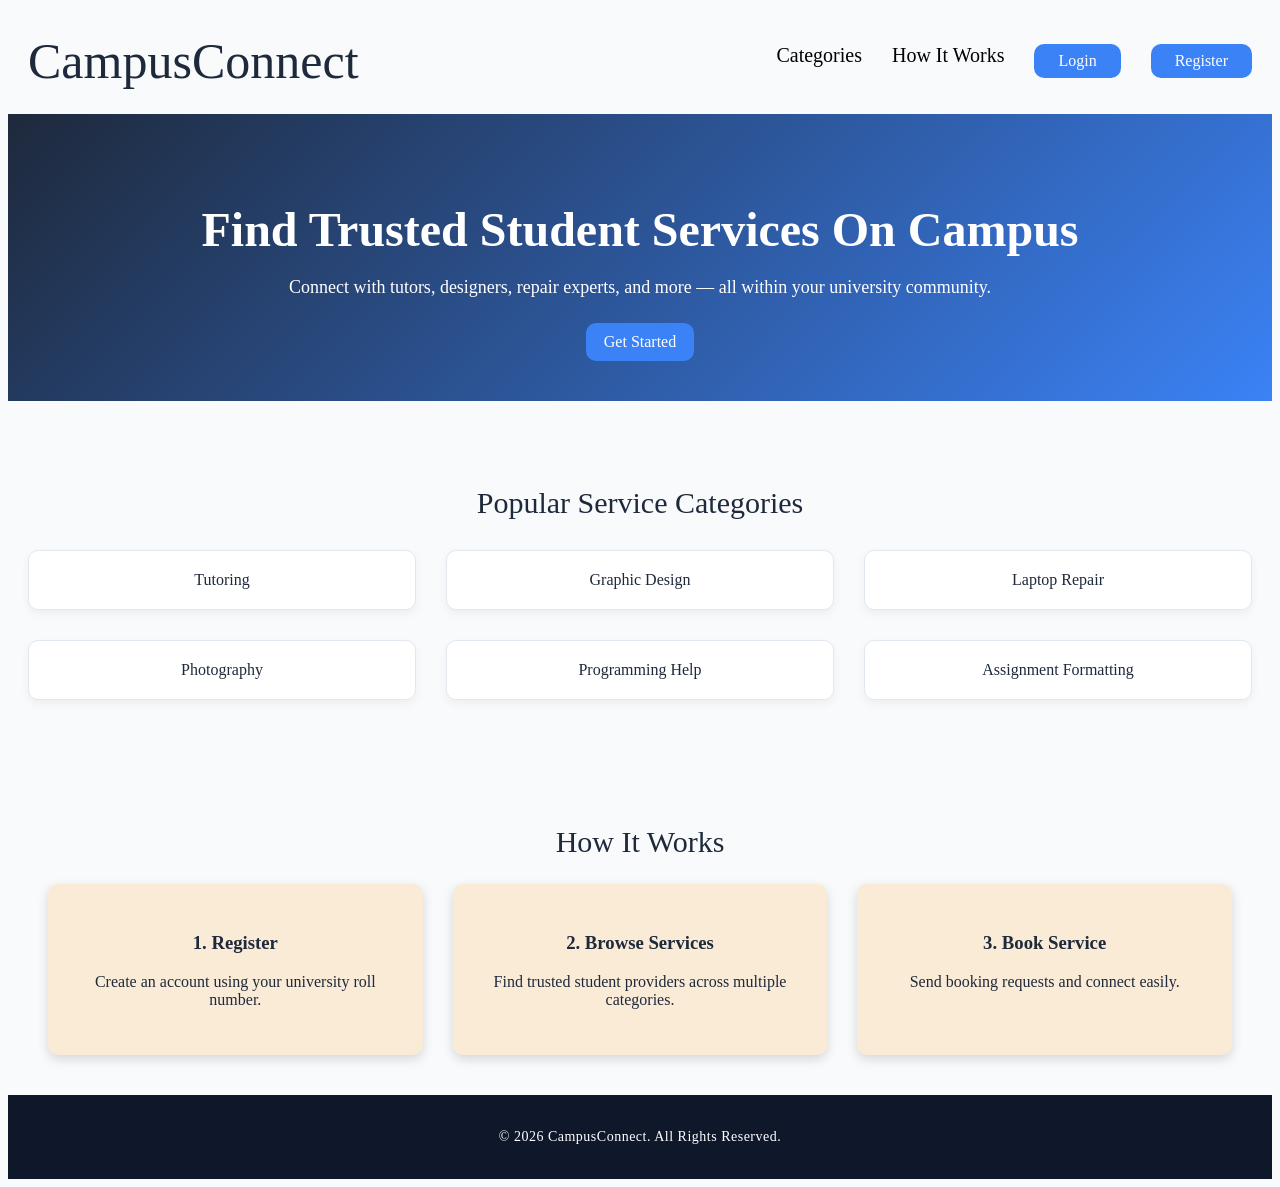
<file: index.html>
<!DOCTYPE html>
<html lang="en">
<head>
    <meta charset="UTF-8">
    <meta name="viewport" content="width=device-width, initial-scale=1.0">
    <title>CampusConnect</title>
    <link rel="stylesheet" href="style.css">
</head>
<body>

    <!-- Notification Engine Hook -->
    <div id="toast-container"></div>

    <!-- 1. LANDING/LOGGED-OUT NAVBAR -->
    <header id="logged-out-header" class="nav-container">
        <nav class="navbar">
            <div class="logo">CampusConnect</div>
            <ul class="nav-links">
                <li><a href="#categories">Categories</a></li>
                <li><a href="#how-it-works">How It Works</a></li>
                <li><a href="#login" class="login-nav-btn">Login</a></li>
                <li><a href="#register" class="register-btn">Register</a></li>
            </ul>
        </nav>
    </header>

    <!-- 2. USER DASHBOARD/LOGGED-IN NAVBAR -->
    <header id="logged-in-header" class="nav-container hidden">
        <nav class="navbar">
            <div class="logo">CampusConnect</div>
            <ul class="nav-links">
                <li><a href="#home">Home</a></li>
                <li><a href="#home-services">Services</a></li>
                <li><a href="#home-requests">Requests</a></li>
                <li><a href="#home-about">About</a></li>
            </ul>    
            <div class="user-actions">
                <div class="search-container">
                    <label for="search-input" class="hidden">Search services</label>
                    <input id="search-input" type="text" placeholder="Search services">
                    <div id="search-dropdown" class="search-results-dropdown hidden"></div>
                </div>
                <a href="#profile" class="user-profile-link">
                    <span class="user-profile">user</span>
                </a>
                <button class="logout-btn">Logout</button>
            </div>
        </nav>
    </header>

    <main id="main-content">

        <!-- VIEW A: LANDING PAGE -->
        <section id="view-landing" class="view-section">
            <section class="hero">
                <div class="hero-content">
                    <h1>Find Trusted Student Services On Campus</h1>
                    <p>Connect with tutors, designers, repair experts, and more — all within your university community.</p>
                    <a href="#register" class="hero-btn">Get Started</a>
                </div>
            </section>

            <section id="categories" class="categories">
                <h2>Popular Service Categories</h2>
                <div class="category-grid">
                    <div class="category-card">Tutoring</div>
                    <div class="category-card">Graphic Design</div>
                    <div class="category-card">Laptop Repair</div>
                    <div class="category-card">Photography</div>
                    <div class="category-card">Programming Help</div>
                    <div class="category-card">Assignment Formatting</div>
                </div>
            </section>

            <section id="how-it-works" class="how-it-works">
                <h2>How It Works</h2>
                <div class="steps">
                    <div class="step-card">
                        <h3>1. Register</h3>
                        <p>Create an account using your university roll number.</p>
                    </div>
                    <div class="step-card">
                        <h3>2. Browse Services</h3>
                        <p>Find trusted student providers across multiple categories.</p>
                    </div>
                    <div class="step-card">
                        <h3>3. Book Service</h3>
                        <p>Send booking requests and connect easily.</p>
                    </div>
                </div>
            </section>
        </section>

        <!-- VIEW B: LOGIN PAGE -->
        <section id="view-login" class="view-section register hidden">
            <header class="page_header">
                <h1>Welcome Back</h1>
            </header>
            <form id="login-form" class="card">
                <h2>Login</h2>
                <div class="fields">
                    <label for="login-email">Email</label>
                    <input id="login-email" name="email" type="email" autocomplete="email" required placeholder="Enter Your email">
                    <label for="login-password">Password</label>
                    <input id="login-password" name="password" type="password" required placeholder="Enter Your Password">
                    <button type="submit">Login</button>
                </div>
            </form>
            <p>Don’t have account? <a href="#register">Register</a></p>
        </section>

        <!-- VIEW C: REGISTER PAGE -->
        <section id="view-register" class="view-section register hidden">
            <header class="page_header">
                <h1>Registration</h1>
            </header>
            <form id="register-form" class="card">
                <h2>Create Account</h2>
                <div class="fields">
                    <label for="register-fullname">Full Name</label>
                    <input id="register-fullname" name="fullname" type="text" autocomplete="name" required placeholder="Enter Your Name">
                    <label for="register-email">Email</label>
                    <input id="register-email" name="email" type="email" autocomplete="email" required placeholder="Enter Your email">
                    <label for="register-university_id">University ID</label>
                    <input id="register-university_id" name="university_id" type="text" required autocomplete="off" placeholder="Roll Number / Staff ID">
                    <div class="form_group">
                        <label for="register-password">Password</label>
                        <input id="register-password" name="password" type="password" required placeholder="Create Strong Password">
                        <label for="register-confirm_password">Confirm Password</label>
                        <input id="register-confirm_password" name="confirm_password" type="password" required placeholder="Must Match with Password">
                        <small>Must match password</small>
                    </div>
                    <button type="submit">Register</button>
                </div>
            </form>
            <p>Already have an account? <a href="#login">Login</a></p>
        </section>

        <!-- VIEW D: HOME / ACTIVE REQUESTS BOARD -->
        <section id="view-home" class="view-section hidden">
            <section class="welcome-section">
                <h1>Welcome Back</h1>
                <p>Connect with tutors, designers, repair experts, and more — all within your university community.</p>
                <button  class="explore-btn">Explore Now</button>
            </section>  

            <section class="services-section">
                <h2>Popular Services</h2>
                <div class="services-grid">
                    <div class="service-card">
                        <h3>DBMS Tutoring</h3>
                        <p>Get personalized database management guidance for assignments, concepts, ER diagrams, normalization, and SQL practice.</p>
                        <button>Contact</button>
                    </div>
                    <div class="service-card">
                        <h3>Programming Help</h3>
                        <p>Receive support for coding projects, debugging, web development tasks, and semester programming assignments.</p>
                        <button>Contact</button>
                    </div>
                    <div class="service-card">
                        <h3>Laptop Repair</h3>
                        <p>Find trusted campus technicians for software troubleshooting, hardware fixes, formatting, and performance optimization.</p>
                        <button>Contact</button>
                    </div>
                    <div class="service-card">
                        <h3>Assignment Formatting</h3>
                        <p>Get professional formatting for reports, presentations, documentation, and university assignment submissions.</p>
                        <button>Contact</button>
                    </div>
                    <div class="service-card">
                        <h3>Photography</h3>
                        <p>Connect with student photographers for event coverage, portraits, product shoots, and creative campus projects.</p>
                        <button>Contact</button>
                    </div>
                    <div class="service-card">
                        <h3>Graphic Design</h3>
                        <p>Create professional posters, social media designs, presentations, logos, and branding materials for academic and personal projects.</p>
                        <button>Contact</button>
                    </div>
                </div>
            </section> 

            <section class="requests-section">
                <h2>Active Requests</h2>
                <div class="requests-header-action">
                    <a href="#create-request" class="create-request-section-btn">Post a New Request</a>
                    
                    <div class="sort-controls">
                        <span>Filter by Category:</span>
                        <select id="filter-category" class="sort-btn" style="width: auto;">
                            <option value="All">All Categories</option>
                            <option value="Tutoring">Tutoring</option>
                            <option value="Graphic Design">Graphic Design</option>
                            <option value="Programming Help">Programming Help</option>
                            <option value="Laptop Repair">Laptop Repair</option>
                            <option value="Photography">Photography</option>
                            <option value="Other">Other</option>
                        </select>
                    </div>

                    <div class="sort-controls">
                        <span>Sort by:</span>
                        <button id="sort-category" class="sort-btn">Category</button>
                        <button id="sort-newest" class="sort-btn active">Newest</button>
                        <button id="sort-budget" class="sort-btn">Budget</button>
                    </div>
                </div>

                <div class="requests-grid" id="requests-list"></div>
            </section>
        </section>

        <!-- VIEW E: CREATE REQUEST FORM -->
        <section id="view-create-request" class="view-section register hidden">
            <header>
                <h1>Create Request</h1>
            </header>
            <form class="request-form card" id="request-form">
                <label for="request-title">Title</label>
                <input id="request-title" name="title" type="text" placeholder="Enter request title" required>
                
                <label for="request-description">Request Description</label>
                <textarea id="request-description" name="request-des" placeholder="Describe what you want" required></textarea>
                
                <label for="request-category">Categories</label>
                <select id="request-category" name="categories-dropdown">
                    <option value="Tutoring">Tutoring</option>
                    <option value="Graphic Design">Graphic Design</option>
                    <option value="Programming Help">Programming Help</option>
                    <option value="Laptop Repair">Laptop Repair</option>
                    <option value="Photography">Photography</option>
                    <option value="Other">Other</option>
                </select>
                
                <label for="request-deadline">Deadline</label>
                <input id="request-deadline" name="deadline" type="date" required>
                
                <label for="request-budget">Budget</label>
                <input id="request-budget" name="budget" type="number" required placeholder="Enter expected budget">
                
                <button class="submit-btn" type="submit">Submit Request</button>
            </form>
        </section>

        <!-- VIEW F: REQUEST DETAILS AND SEND OFFER -->
        <section id="view-request-details" class="view-section register hidden">
            <main class="request-details-card card">
                <h1 id="details-title">Loading Details...</h1>
                <p id="details-desc">Full request details will appear here...</p>
                
                <div class="request-meta">
                    <p><strong>Category:</strong> <span id="details-category"></span></p>
                    <p><strong>Budget:</strong> <span id="details-budget"></span></p>
                    <p><strong>Deadline:</strong> <span id="details-deadline"></span></p>
                    <p><strong>Client:</strong> <span id="details-client"></span></p>
                </div>

                <!-- Secure Dynamic Status Messages -->
                <div id="details-security-notice" class="hidden"></div>

                <section id="details-offer-section" class="offer-form-section hidden">
                    <h2>Send an Offer to Help</h2>
                    <form id="offer-form" class="fields">
                        <label for="offer-message">Your Proposal Message</label>
                        <textarea id="offer-message" required placeholder="Tell the client how you can help..."></textarea>
                        
                        <button type="submit" class="submit-btn">Send Offer to Client</button>
                    </form>
                </section>

                <div class="form-actions" style="margin-top: 20px;">
                    <a href="#home" class="cancel-btn">Back to Dashboard</a>
                </div>
            </main>
        </section>

        <!-- VIEW G: PROFILE AND RECEIVED OFFERS -->
        <section id="view-profile" class="view-section profile-page hidden">
            <main class="profile-container card">
                <div class="profile-header">
                    <h1 id="profile-name">Loading...</h1>
                    <p id="profile-email-header">student@university.edu</p>
                </div>
                <div class="profile-info">
                    <p><strong>University ID:</strong> <span id="profile-id"></span></p>
                    <p><strong>Contact Email:</strong> <span id="profile-email"></span></p>
                </div>
                
                <section class="profile-activity">
                    <h2>Offers Received on My Requests</h2>
                    <div id="offers-received-list" class="activity-list"></div>
                </section>

                <div class="form-actions">
                    <a href="#home" class="cancel-btn">Back to Dashboard</a>
                </div>
            </main>
        </section>

    </main>

    <footer>
        <p>© 2026 CampusConnect. All Rights Reserved.</p>
    </footer>

    <script src="app.js"></script>
</body>
</html>
</file>
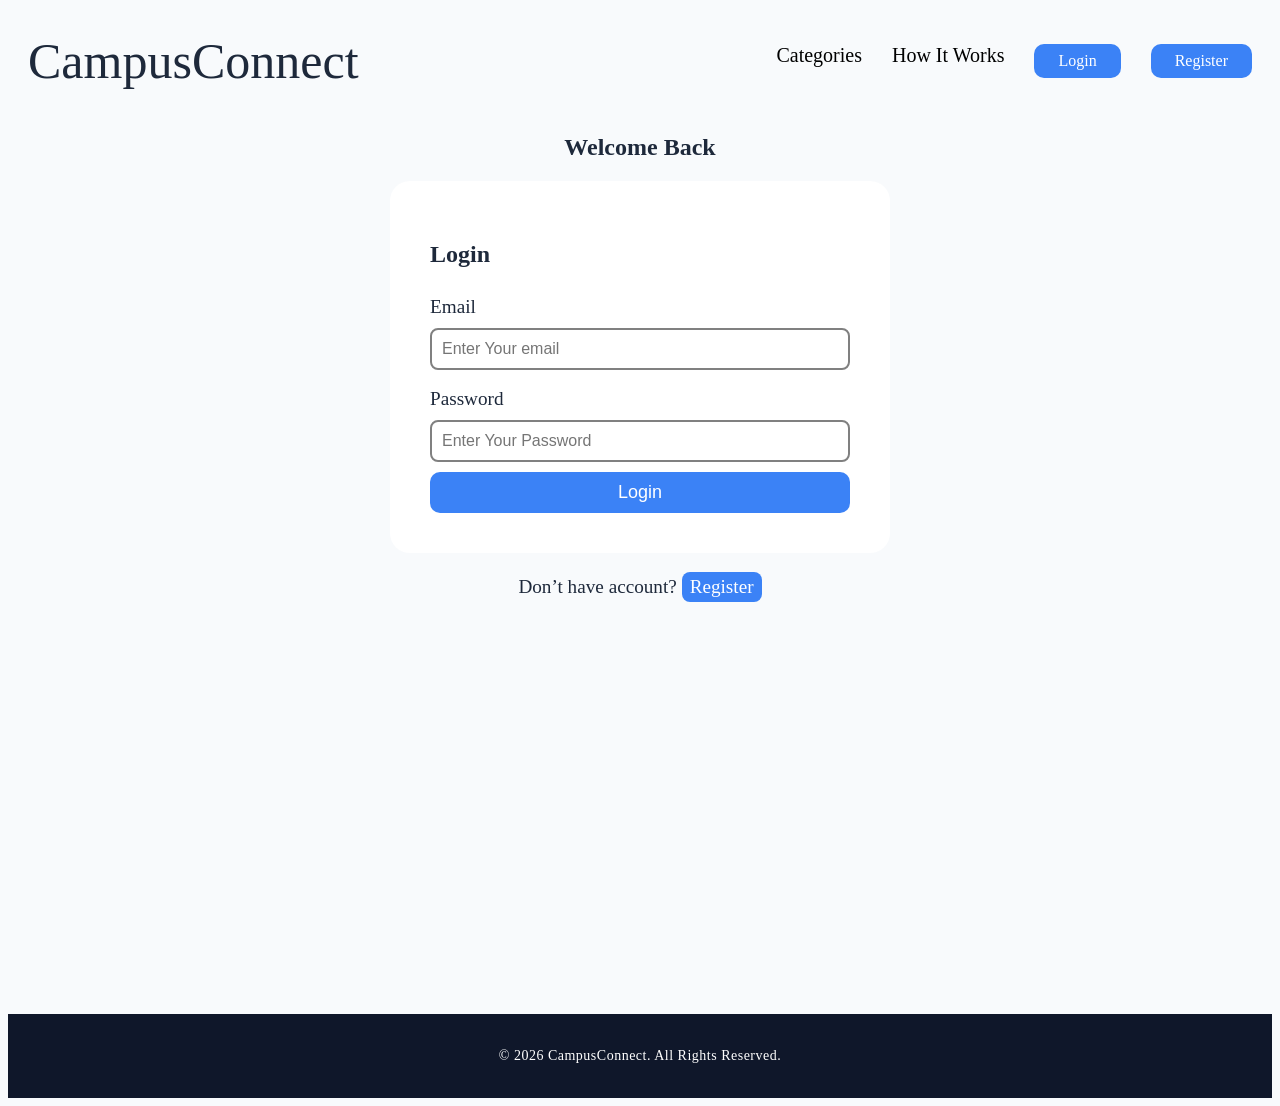
<file: admin.html>
<!-- admin.html -->
<!DOCTYPE html>
<html lang="en">
<head>
    <meta charset="UTF-8">
    <meta name="viewport" content="width=device-width, initial-scale=1.0">
    <title>Admin Dashboard - CampusConnect</title>
    <link rel="stylesheet" href="style.css">
</head>
<body class="admin-page">

    <!-- Toast Notification Engine -->
    <div id="toast-container"></div>

    <nav class="navbar admin-navbar">
        <div class="logo">
            CampusConnect <span class="admin-badge">Admin</span>
        </div>
        <ul class="nav-links">
            <li><a href="index.html#home" class="register-btn" style="background-color: #64748b !important;">Exit to User View</a></li>
        </ul>
    </nav>

    <main class="admin-container">
        
        <section class="admin-stats">
            <div class="stat-card">
                <h3>Total Requests</h3>
                <p id="stat-total-requests" class="stat-number">0</p>
            </div>
            <div class="stat-card">
                <h3>Approved Requests</h3>
                <p id="stat-approved-requests" class="stat-number">0</p>
            </div>
            <div class="stat-card">
                <h3>Pending Approvals</h3>
                <p id="stat-pending-approvals" class="stat-number">0</p>
            </div>
        </section>

        <section id="edit-section" class="card admin-edit-card hidden" style="margin-bottom: 40px; max-width: 100%;">
            <h2>Edit Campus Request</h2>
            <form id="edit-form" class="fields">
                <input type="hidden" id="edit-id">
                
                <label for="edit-title">Request Title</label>
                <input type="text" id="edit-title" required placeholder="Enter request title">
                
                <label for="edit-description">Description</label>
                <textarea id="edit-description" required placeholder="Describe what you want" style="height: 100px; resize: vertical;"></textarea>
                
                <label for="edit-category">Category</label>
                <select id="edit-category">
                    <option value="Tutoring">Tutoring</option>
                    <option value="Graphic Design">Graphic Design</option>
                    <option value="Programming Help">Programming Help</option>
                    <option value="Laptop Repair">Laptop Repair</option>
                    <option value="Photography">Photography</option>
                    <option value="Other">Other</option>
                </select>

                <label for="edit-deadline">Deadline</label>
                <input type="date" id="edit-deadline" required>

                <label for="edit-budget">Budget (Rs.)</label>
                <input type="number" id="edit-budget" required placeholder="Enter expected budget">

                <label for="edit-status">Status</label>
                <select id="edit-status">
                    <option value="Open">Open</option>
                    <option value="In Progress">In Progress</option>
                    <option value="Completed">Completed</option>
                </select>

                <div class="form-actions">
                    <button type="submit" class="save-btn">Save Changes</button>
                    <button type="button" id="cancel-edit" class="cancel-btn">Cancel</button>
                </div>
            </form>
        </section>

        <!-- 1. MANAGE REQUESTS SECTION -->
        <section class="admin-table-section">
            <h2>Manage Campus Requests</h2>
            <div id="admin-requests-loading" class="status-message">Loading requests...</div>
            <div id="admin-requests-error" class="status-message error-message hidden">Unable to load requests.</div>
            
            <div class="table-responsive">
                <table class="admin-table">
                    <thead>
                        <tr>
                            <th>Title</th>
                            <th>Category</th>
                            <th>Budget</th>
                            <th>Deadline</th>
                            <th>Status</th>
                            <th>Actions</th>
                        </tr>
                    </thead>
                    <tbody id="admin-requests-table">
                    </tbody>
                </table>
            </div>
        </section>

        <!-- 2. MANAGE VERIFIED PROVIDERS -->
        <section class="admin-table-section" style="margin-top: 40px;">
            <div style="display: flex; justify-content: space-between; align-items: center; margin-bottom: 20px;">
                <h2>Manage Verified Providers</h2>
                <button id="toggle-provider-btn" class="add-provider-trigger-btn">+ Add Verified Provider</button>
            </div>

            <section id="provider-form-container" class="card admin-edit-card hidden" style="margin-bottom: 40px; border: 1px solid #cbd5e1; box-shadow: none; max-width: 100%;">
                <h2>Add New Verified Campus Provider</h2>
                <form id="provider-form" class="fields">
                    <label for="provider-name">Provider Full Name</label>
                    <input type="text" id="provider-name" required placeholder="Enter provider's name">
                    
                    <label for="provider-email">Contact Email</label>
                    <input type="email" id="provider-email" required placeholder="Enter provider's email">
                    
                    <label for="provider-category">Category of Expertise</label>
                    <select id="provider-category">
                        <option value="Tutoring">Tutoring</option>
                        <option value="Graphic Design">Graphic Design</option>
                        <option value="Programming Help">Programming Help</option>
                        <option value="Laptop Repair">Laptop Repair</option>
                        <option value="Photography">Photography</option>
                        <option value="Other">Other</option>
                    </select>

                    <label for="provider-avail">Availability & Short Description</label>
                    <textarea id="provider-avail" required placeholder="Describe availability (e.g. 'Available Mon-Wed 10 AM - 4 PM')" style="height: 80px; resize: vertical;"></textarea>

                    <div class="form-actions">
                        <button type="submit" class="save-btn">Add Provider</button>
                        <button type="button" id="cancel-provider" class="cancel-btn">Cancel</button>
                    </div>
                </form>
            </section>

            <div id="admin-providers-loading" class="status-message">Loading providers...</div>
            <div id="admin-providers-error" class="status-message error-message hidden">Unable to load providers.</div>
            
            <div class="table-responsive">
                <table class="admin-table">
                    <thead>
                        <tr>
                            <th>Name</th>
                            <th>Expertise</th>
                            <th>Email</th>
                            <th>Availability</th>
                            <th>Actions</th>
                        </tr>
                    </thead>
                    <tbody id="admin-providers-table">
                    </tbody>
                </table>
            </div>
        </section>

        <!-- 3. MANAGE BOOKING OFFERS -->
        <section class="admin-table-section" style="margin-top: 40px;">
            <h2>Manage Booking Offers</h2>
            <div id="admin-bookings-loading" class="status-message">Loading bookings...</div>
            <div id="admin-bookings-error" class="status-message error-message hidden">Unable to load bookings.</div>
            
            <div class="table-responsive">
                <table class="admin-table">
                    <thead>
                        <tr>
                            <th>Request Title</th>
                            <th>Helper</th>
                            <th>Client</th>
                            <th>Message</th>
                            <th>Status</th>
                            <th>Actions</th>
                        </tr>
                    </thead>
                    <tbody id="admin-bookings-table">
                    </tbody>
                </table>
            </div>
        </section>

    </main>

    <script src="admin.js"></script>
</body>
</html>
</file>
<file: style.css>
/* style.css */
html {
    scroll-behavior: smooth !important;
}

*, *:before, *:after {
    box-sizing: border-box !important;
}

body {
    background-color: #f8fafc; 
    color: #1e293b;            
    /* font-family: sans-serif;    */
}

.navbar{
    display: flex;
    justify-content: space-between;
    align-items: center ;
    padding: 20px;
    width: 100%;
    box-sizing: border-box;
}
.logo{
    font-size: 50px;
    font-weight: 100;
}
.nav-links{
    /* transition: o.4s; */
    display: flex;
    /* display: inline-block; */
    gap: 30px;
    list-style: none;
}
/* .nav-links a{
    display: inline-block;
    line-height: 1;
} */

.user-actions{
    gap: 10px;
    display: flex;
    align-items: center;
    /* border: 1px solid red; */
}

.user-profile-link {
    text-decoration: none !important;
    transition: 0.3s;
    display: inline-block;
}

.user-profile-link:hover .user-profile {
    color: #3b82f6; 
    cursor: pointer;
    transform: scale(1.05); 
}

/* .login-nav-btn {
    transition: 0.4s;
    display: inline-block;
    border: 2px solid #3b82f6; 
    color: #3b82f6 !important; 
    padding: 3px 26px; 
    border-radius: 10px;
    text-decoration: none;
    font-size: 16px;
    font-weight: 500;
}

.login-nav-btn:hover {
    background-color: rgba(59, 130, 246, 0.08); 
    transform: translateY(-4px);
    box-shadow: 0 4px 10px rgba(59, 130, 246, 0.15);
} */

/* .register-btn{
    transition: 0.4s;
    display: inline-block;
    background-color: #3b82f6;
    color: white;
    padding: 5px 30px;
    border-radius: 10px;
    text-decoration: none; */
    /* transform: translateY(-4px); */
    /* box-shadow: 0 4px 10px rgb(0, 0, 0.5); */
/* } */
/* .register-btn:hover{
    transform: translateY(-4px);
    box-shadow: 0 4px 10px rgba(0, 0, 0, 0.5) ;
    background-color: #2563eb;
} */


.nav-links a.login-nav-btn,
.nav-links a.register-btn {
    background-color: #3b82f6 !important; 
    color: #ffffff !important;            
    padding: 8px 24px !important;        
    font-size: 16px !important;           
    font-weight: 500 !important;
    border-radius: 10px !important;
    border: none !important;              
    transition: 0.4s;
    display: inline-block;
    text-decoration: none !important;
}

.nav-links a.login-nav-btn:hover,
.nav-links a.register-btn:hover {
    background-color: #2563eb !important; 
    transform: translateY(-4px);
    box-shadow: 0 4px 10px rgba(0,0, 0, 0.3);
}

.nav-links a{
    text-decoration: none;
    color: black;
    font-size: 20px;
    font-weight: 500;
}

.hero{
    padding: 40px 20px;
    /* content: 10px 18px; */
    background: linear-gradient(135deg, #1e293b 0%, #3b82f6 100%); 
    /* background-color: rgb(132, 180, 202); */
    color: white;
}

.hero-content{
    text-align: center;
}

.hero-content h1{
    /* padding: 40px 20px; */
    font-size: 48px;
    margin-bottom: 20px;
}

.hero-content p{
    /* padding: 10px; */
    /* text-align: ; */
    font-size: 18px;
    margin-bottom: 25px;
}

.hero-btn{
    transition: 0.4s;
    display: inline-block;
    background-color: #3b82f6;
    color: white;
    padding: 10px 18px;
    border-radius: 10px;
    text-decoration: none;
}
.hero-btn:hover{
    transform: translateY(-4px);
    box-shadow: 0 4px 10px rgba(0, 0, 0, 0.5);
    background-color: #2563eb;
}

/* .categories{
    display: grid;
    grid-template-columns: max-content;
     gap: 10px; 
}

 .category-grid{
    gap: 30px;
    padding: 10px 18px;
    box-shadow: inset;
} */ 

.categories{
    padding: 60px 20px;
    text-align: center;
}

.categories h2{
    font-size: 30px;
    font-weight: 100;
}

.category-grid{
    /* border: 2px solid black; */
    display: grid;
    grid-template-columns:1fr 1fr 1fr ; /*repeat(3,1fr);/*100px 100px 100px;
    /* grid-template-rows: 100px 100px;  */
    gap: 30px;
    margin-top: 30px; 
}

.category-card{
    /* border: 2px solid black; */
    /* height: 55px;
    width: 55px; */
    border: 1px solid #e2e8f0;
    transition: 0.4s; 
    padding: 20px; 
    background: #ffffff;
    border-radius: 10px;
    box-shadow: 0 4px 10px rgba(0,0,0,0.05); 
}

.category-card:hover{
    box-shadow:4px 8px 20px rgba(0,0,0,0.5);
    /* transition: 0.4s; */
    transform: translateY(-4px); /*(4px)*/
}

.how-it-works{

    text-align: center;
    padding: 40px;
}
.how-it-works h2{
    font-size: 30px;
    font-weight: 100;
}
.steps{
    display: flex;
    /* flex: 1; */
    gap: 30px;
    /* background-color: antiquewhite; */
}

.step-card{
    flex: 1;
    background-color: antiquewhite;
    border-radius: 10px;
    box-shadow: 0 4px 12px rgba(0,0,0,0.15);/* box-shadow: 4px 8px 20px rgb(78, 75, 75); */
    padding: 30px;
}


/* .page_header{
    text-align: center;
}

.fields{
    text-align: center;
}

.card h2{
    text-align: center;
}

.card p{
    text-align: center;
} */

.register{
    /* border-radius: 10px; */
    display: flex;
    flex-direction: column;
    align-items: center;
    min-height: 100vh;
    /* padding: 40px;
    width: 500px; */
    /* box-shadow: 0 8px 20px rgba(0,0,0,0.15);
    background-color: white; */
}

/* .card{
    /* gap: 30px; */
/* }  */

.card{
    /* text-align: center; */
    background-color: white;
    box-shadow: 3 10px 25px rgba(0,0,0,0.3);
    padding: 40px;
    width:  500px;
    /* height: 400px; */
    /* margin-left: 350px; */
    border-radius: 20px;
    /* padding-left: 40px; */
    /* margin-butto: 40px; */
}

.fields{
    display: flex ;
    flex-direction: column; 
    /* padding: 100px ; */
    gap:10px;
}
.form_group{
    display: flex;
    flex-direction: column;
    gap: 10px;
}

.fields input{

    border: 2px solid  gray;
    border-radius: 8px;
    padding: 10px;
    width: 100%;
    font-size: 16px;
    transition: 0.4s;
    outline: none;
    /* height: fit-content; */
}
.fields label{
    margin-top: 8px;
    font-size: larger;
    font-weight: 100;
}
.fields input:focus{
    border-color: rgb(127, 144, 255);
    box-shadow: 3px 10px 25px rgba(0,0,0,0.3);
}

.fields button{
    /* transition: 0.4s; */
    /* border: black; */
    /* display: inline; */
    font-size: large;
    cursor: pointer;
    background-color: #3b82f6;
    border: none;
    color: white;
    padding: 10px 18px;
    border-radius: 10px;
    transition: 0.3s;
    /* box-shadow: rgb(0, 0, 0.5) */
}


.fields button:hover{
    background-color: #2563eb;
    transform: translateY(-4px); 
    box-shadow: 3px 10px 25px rgba(0,0,0,0.3);
}  

.register p{
    /* background-color:; */
    font-size: larger;
}
.register p a{
    display: inline-block;
    transition: all 0.3s ease;
    text-decoration: none;
    background-color: #3b82f6;
    color: white;
    border-radius: 8px;
    padding: 4px 8px;
}
.register p a:hover{
    /* display: inline; */
    background-color: #2563eb;
    transform: translateY(-4px); 
    box-shadow: 3px 10px 25px rgba(0,0,0,0.3);
}

nav .user-actions input{
    border-radius: 10px;
    font-size: 14px;
    border-color: rgb(187, 188, 196);
    /* box-shadow: 3px 10px 25px rgba(0,0,0,0.3); */
    padding: 6px 10px;
    /* outline: ; */
    transition: all 0.3s ease;
    outline: none;
}

.search-container {
    position: relative;
    display: inline-block;
}

.search-results-dropdown {
    position: absolute;
    top: 100%;
    left: 0;
    width: 100%;
    background-color: #ffffff;
    border: 1px solid #cbd5e1;
    border-radius: 8px;
    box-shadow: 0 10px 15px -3px rgba(0, 0, 0, 0.1);
    z-index: 1000;
    max-height: 250px;
    overflow-y: auto;
    margin-top: 5px;
}

.search-item-link {
    display: block;
    padding: 10px 15px;
    color: #1e293b;
    text-decoration: none !important;
    font-size: 14px;
    font-weight: 500;
    transition: 0.2s;
    border-bottom: 1px solid #f1f5f9;
    text-align: left;
}

.search-item-link:last-child {
    border-bottom: none;
}

.search-item-link:hover {
    background-color: #f1f5f9;
    color: #3b82f6; 
}



.search-no-results {
    color: #64748b !important;        
    cursor: default !important;      
    background-color: transparent !important;
}

.search-no-results:hover {
    background-color: transparent !important; 
    color: #64748b !important;
}

.logout-btn{
    border-radius: 10px;
    padding: 6px 20px;
    background-color: #3b82f6;
    transition: 0.4s;
    color: white;  
    border: none; 
}

.logout-btn:hover{
    transform: translateY(-4px);
    box-shadow: 0 4px 10px rgba(0, 0, 0, 0.5) ; 
    background-color:  #2563eb;  
}

.user-profile{
    padding: 6px 10px;
}

.welcome-section{
    background: linear-gradient(135deg, #1e293b 0%, #3b82f6 100%);
    color:white;
    /* background-color: rgb(132, 180, 202); */
    text-align: center;
    padding: 40px 20px;
    /* margin-top: 20px; */
}

.welcome-section h1{
    font-size: 50px;
    /* font-weight: 100; */
    margin-bottom: 20px;
}

.welcome-section p{
    font-size: 18px;
    line-height: 30px;
    margin-bottom: 25px;
}

.explore-btn{
    transition: 0.4s;
    /* display: inline-block; */
    background-color: #3b82f6;
    color: white;
    padding: 10px 18px;
    border-radius: 10px;
    border: none;
    /* text-decoration: none; */
}

.explore-btn:hover{
    transform: translateY(-4px);
    box-shadow: 0 4px 10px rgba(0, 0, 0, 0.5) ; 
    background-color:  #2563eb; 
}

.services-section{
    text-align: center;
    padding: 60px 20px;
}

.services-section h2{
    font-size: 30px;
    font-weight: 700;
}

.services-grid{
    /* border: 2px solid black; */
    display: grid;
    grid-template-columns:1fr 1fr 1fr ;
    gap: 30px;
    margin-top: 30px;    
}

.service-card{
    transition: 0.4s; 
    padding: 20px; 
    background: #ffffff;
    border: 1px solid #e2e8f0;
    border-radius: 10px;
    /* box-shadow: 0 4px 10px rgba(0,0,0,0.1);  */
}
.service-card h3{
    font-size: 25px;
    font-weight: 600;
    margin-bottom: 30px;
}
.service-card p{
    font-size: 20px;
    line-height: 1.6;
    font-weight: 400;
    margin-bottom: 30px;
}

.service-card button{
    border: none;
    cursor: pointer;
    transition: 0.4s;
    background-color: #64748b;
    color: white;
    border-radius: 10px;
    padding: 10px 18px;
}

.service-card button:hover{
    transform: translateY(-4px);
    box-shadow: 0 4px 10px rgba(0, 0, 0, 0.5) ;
    background-color: #475569;  
}

.service-card:hover{
    transform: translateY(-4px);
    box-shadow: 0 4px 10px rgba(0, 0, 0, 0.8) ; 
}

.requests-section{
    text-align: center;
    padding: 60px 20px;
}

.requests-list{
    display: flex;
    flex-direction: column;
    margin-top: 30px;
    gap: 30px;
}

.requests-header-action {
    margin-top: 15px;
    margin-bottom: 30px;
    display: flex;
    flex-direction: column;
    align-items: center;
    gap: 12px;
}

.requests-header-action p {
    font-size: 16px;
    color: #64748b;
    margin: 0;
}

.create-request-section-btn {
    transition: 0.4s;
    display: inline-block;
    background-color: #3b82f6; 
    color: white;
    padding: 10px 22px;
    border-radius: 10px;
    text-decoration: none;
    font-weight: 500;
    box-shadow: 0 4px 6px -1px rgba(59, 130, 246, 0.1);
}

.create-request-section-btn:hover {
    background-color: #2563eb; 
    transform: translateY(-4px);
    box-shadow: 0 6px 15px rgba(37, 99, 235, 0.25);
}

.sort-controls {
    display: flex;
    align-items: center;
    gap: 10px;
    margin-top: 15px;
}

.sort-controls span {
    font-size: 14px;
    color: #64748b;
    font-weight: 500;
}

.sort-btn {
    background-color: #ffffff;
    border: 1px solid #cbd5e1;
    color: #475569;
    padding: 6px 14px;
    border-radius: 20px; 
    cursor: pointer;
    font-size: 13px;
    font-weight: 500;
    transition: 0.3s;
}

.sort-btn:hover {
    background-color: #f1f5f9;
    border-color: #94a3b8;
}

.sort-btn.active {
    background-color: #3b82f6; 
    border-color: #3b82f6;
    color: white;
}

.requests-grid {
    display: grid;
    grid-template-columns: 1fr 1fr 1fr; 
    gap: 30px;
    margin-top: 30px;
}
.request-card{
    text-align: left;
    transition: 0.4s; 
    padding: 20px; 
    background: #ffffff;
    border: 1px solid #e2e8f0;
    border-radius: 10px;
}

.request-card h3{
    font-size: 25px;
    font-weight: 600;
    margin-bottom: 30px;
}

.request-card p{
    font-size: 16px;
    line-height: 1.6;
    color: rgb(90, 90, 90);
    margin-bottom: 20px;
}

.request-card button{
    border: none;
    cursor: pointer;
    transition: 0.4s;
    background-color: #64748b;
    color: white;
    border-radius: 10px;
    padding: 10px 18px;
}

.request-card button:hover{
    transform: translateY(-4px);
    box-shadow: 0 4px 10px rgba(0, 0, 0, 0.5) ; 
    background-color: #475569;
}

footer{
    padding: 20px;
    text-align: center;
    background-color:  #0f172a;
    color: white;
}

footer p{
    font-size: 14px;
    letter-spacing: 0.5px;
}

.create-request-page{
    display: flex;
    flex-direction: column;
    align-items: center ;
    min-height: 100vh;
    padding: 40px 20px;
}

.request-form{
    /* background-color: rgb(226, 217, 217); */
    /* border-radius: 10px; */
    display: flex;
    flex-direction: column;
    gap: 10px;
    padding: 40px;
    width: 500px; 
    /* box-shadow: 0 8px 20px rgba(0,0,0,0.15);
    background-color: white;  */
    /* text-align: center; */
    /* background-color: white;
    box-shadow: 3 10px 25px rgba(0,0,0,0.3);
    padding: 40px;
    width:  500px;
    /* height: 400px; */
    /* margin-left: 350px; */
    /* border-radius: 20px; */
    /* padding-left: 40px; */
    /* margin-butto: 40px; */ 
}

.request-form input,.request-form select, .request-form textarea{
    border: 2px solid  gray;
    border-radius: 8px;
    padding: 10px;
    width: 100%;
    font-size: 16px;
    transition: 0.4s;
    outline: none;
}

.request-form label{
    margin-top: 8px;
    font-size: larger;
    font-weight: 100;
}

.request-form input:focus,.request-form select:focus, .request-form textarea:focus{
    border-color: rgb(127, 144, 255);
    box-shadow: 3px 10px 25px rgba(0,0,0,0.3);
}

.request-form button{
    font-size: large;
    cursor: pointer;
    background-color: #3b82f6;
    border: none;
    color: white;
    padding: 10px 18px;
    border-radius: 10px;
    transition: 0.3s;
}

.request-form button:hover{
    background-color:  #2563eb;
    transform: translateY(-4px); 
    box-shadow: 3px 10px 25px rgba(0,0,0,0.3);
}

/* .request-details-page{
    display: flex;
    flex-direction: column;
    align-items: center ;
    min-height: 100vh;
    padding: 40px 20px;
    justify-content: center;
}

.request-details-card{
    display: flex;
    flex-direction: column;
    gap: 10px;
    padding: 40px;
    width: 500px; 
    transition: 0.4s; 
    padding: 40px; 
    background: rgb(226, 217, 217);
    border-radius: 10px;
} */

.request-details-page{
    display: flex;
    flex-direction: column;
    justify-content: center;
    align-items: center;
    min-height: 100vh;
    padding: 40px 20px;
}
.request-details-card{
    width: 700px;
    padding: 20px 0;
}
/*.request-details-card{
    background-color: white;
    width: 700px;
    padding: 40px;
    border-radius: 20px;
    box-shadow: 0 8px 20px rgba(0,0,0,0.15);
} */

.request-details-card h1{
    font-size: 36px;
    font-weight: 100;
    margin-bottom: 25px;
}

.request-details-card p{
    font-size: 18px;
    line-height: 1.7;
    color: rgb(80, 80, 80);
}

.request-details-card.card {
    width: 700px !important;
    margin-top: 40px !important;
}

.request-details-card .request-meta {
    margin-bottom: 35px !important;
}

.request-meta{
    margin-top: 30px;
    padding-top: 20px;
    border-top: 1px solid rgb(220, 220, 220);
}

.request-meta p{
    margin-bottom: 15px;
    font-size: 17px;
}

.request-meta strong{
    color: black;
}

.request-actions{
    display: flex;
    gap: 20px;
    margin-top: 35px;
}

.request-actions button{
    background-color:rgb(108, 114, 155);
    padding: 12px 22px;
    border: none;
    border-radius: 10px;
    /* background-color: rgb(98, 99, 96); */
    color: white;
    font-size: 15px;
    cursor: pointer;
    transition: 0.4s;
}

.request-actions button:hover{
    background-color: rgb(68, 89, 89);
    transform: translateY(-4px);
    box-shadow: 0 4px 10px rgba(0,0,0,0.4);
}

.submit-btn {
    background-color: #3b82f6 !important;
    color: white !important;
    border: none;
    border-radius: 8px;
    padding: 10px 18px;
    font-size: 16px;
    font-weight: 500;
    cursor: pointer;
    transition: 0.3s;
    width: 100%; 
}

.submit-btn:hover {
    background-color: #2563eb !important; 
    transform: translateY(-4px);
    box-shadow: 0 4px 10px rgba(37, 99, 235, 0.3);
}

.profile-page{
    display: flex;
    flex-direction: column;
    /* justify-content: center; */
    align-items: center;
    min-height: 100vh;
    padding-bottom: 40px;
    background-color: #f8fafc;
    /* padding: 40px 20px; */
}

.profile-container{
    width: 700px;
    padding: 20px 0;
}

.profile-container.card {
    width: 700px !important;
    margin-top: 40px !important;
}

.profile-container .form-actions {
    margin-top: 30px !important;
}

.profile-header h1{
    font-size: 38px;
    font-weight: 100;
    margin-bottom: 15px;
}

.profile-header p{
    font-size: 18px;
    line-height: 1.7;
    color: rgb(90, 90, 90);
    margin-bottom: 35px;
}

.profile-info{
    border-top: 1px solid rgb(220,220,220);
    padding-top: 25px;
}

.profile-info p{
    font-size: 18px;
    margin-bottom: 18px;
    color: rgb(70,70,70);
}

.profile-info strong{
    color: black;
}

.profile-activity{
    margin-top: 40px;
}

.profile-activity h2{
    font-size: 28px;
    font-weight: 100;
    margin-bottom: 25px;
}

.activity-list{
    display: flex;
    flex-direction: column;
    gap: 20px;
}

.activity-item{
    padding: 20px;
    border: 1px solid #e2e8f0;
    border-radius: 10px;
    background-color: #ffffff;
    transition: 0.4s;
}

.activity-item p{
    font-size: 17px;
    color: rgb(60,60,60);
}

.activity-item:hover{
    transform: translateY(-4px);
    box-shadow: 0 4px 10px rgba(0,0,0,0.25);
}

.admin-navbar {
    background-color: #1e293b;
    padding: 15px 30px;
}

.admin-navbar .logo, 
.admin-navbar .nav-links a {
    color: white;
}

.admin-badge {
    background-color: #e74c3c;
    color: white;
    font-size: 14px;
    padding: 3px 8px;
    border-radius: 4px;
    margin-left: 10px;
    vertical-align: middle;
}

.admin-page {
    background-color: #f8fafc; 
    min-height: 100vh;
}

.admin-container {
    max-width: 1100px;
    margin: 40px auto;
    padding: 0 20px;
}

.admin-stats {
    display: flex;
    gap: 20px;
    margin-bottom: 40px;
}

.stat-card {
    flex: 1;
    background-color: #ffffff; 
    border: 1px solid #e2e8f0;   
    border-radius: 10px;
    padding: 20px;
    text-align: center;
    box-shadow: 0 4px 10px rgba(0,0,0,0.02);
}

.stat-card h3 {
    font-size: 18px;
    font-weight: 500;
    color: #64748b; 
    margin-bottom: 10px;
}

.stat-number {
    font-size: 32px;
    font-weight: bold;
    color: #3b82f6; 
}

.admin-edit-card {
    margin: 0 auto 40px auto;
    max-width: 600px;
    background-color: #ffffff;
    border: 1px solid #e2e8f0;
}

.form-actions {
    display: flex;
    gap: 15px;
    margin-top: 15px;
}

.save-btn {
    flex: 2;
    background-color: #3b82f6;
    color: white;
    padding: 10px;
    border: none;
    border-radius: 8px;
    cursor: pointer;
    font-size: 16px;
    transition: 0.3s;
}

.save-btn:hover {
    background-color: #2563eb;
}

.cancel-btn {
    flex: 1;
    background-color: #64748b;
    color: white;
    padding: 10px;
    border: none;
    border-radius: 8px;
    cursor: pointer;
    font-size: 16px;
    transition: 0.3s;
}

.cancel-btn:hover {
    background-color: #475569;
}

.admin-table-section {
    background-color: #ffffff;
    border: 1px solid #e2e8f0;   
    padding: 30px;
    border-radius: 10px;
    box-shadow: 0 4px 12px rgba(0,0,0,0.02);
}

.admin-table-section h2 {
    margin-bottom: 20px;
    font-size: 24px;
    font-weight: 500;
    color: #1e293b;
}

.table-responsive {
    overflow-x: auto;
}

.admin-table {
    width: 100%;
    border-collapse: collapse;
    text-align: left;
}

.admin-table th, 
.admin-table td {
    padding: 15px;
    border-bottom: 1px solid #e2e8f0;
}

.admin-table th {
    background-color: #f8fafc; 
    color: #475569;
    font-weight: 600;
}

.admin-table tbody tr:hover {
    background-color: #f8fafc;
}

.admin-table button {
    padding: 8px 12px;
    border: none;
    border-radius: 6px;
    cursor: pointer;
    font-size: 14px;
    transition: 0.3s;
    color: white;
    margin-right: 5px;
}

.admin-table .edit-btn {
    background-color: #3b82f6;
}

.admin-table .edit-btn:hover {
    background-color: #2563eb;
}

.admin-table .delete-btn {
    background-color: #e74c3c;
}

.admin-table .delete-btn:hover {
    background-color: #c0392b;
}

.hidden {
    display: none !important;
}

.status-message {
    padding: 20px;
    text-align: center;
    font-size: 16px;
    color: #64748b;
}

.error-message {
    color: #e74c3c;
    font-weight: 500;
}

.admin-navbar .nav-links {
    align-items: center;
}

.admin-navbar .nav-links .register-btn {
    display: inline-block;
    text-decoration: none;
    background-color: #3b82f6;
    color: white;
}

.admin-navbar .nav-links .register-btn:hover {
    background-color: #2563eb;
}


.request-desc {
    font-size: 15px;
    line-height: 1.6;
    color: #475569;
    margin-bottom: 20px;
}

.request-meta {
    margin: 20px 0;
    text-align: left;
    font-size: 15px;
    color: #64748b; 
    border-top: 1px solid #e2e8f0; 
    padding-top: 15px;
}

.request-meta p {
    margin: 6px 0; 
}

.request-meta strong {
    color: #1e293b;
}


.contact-btn {
    border: none;
    cursor: pointer;
    transition: 0.4s;
    background-color: #64748b;
    color: white;
    border-radius: 10px;
    padding: 10px 18px;
    font-size: 14px;
    font-weight: 500;
}

.contact-btn:hover {
    background-color: #475569; 
    transform: translateY(-4px);
    box-shadow: 0 4px 10px rgba(0, 0, 0, 0.15);
}


.inline-error-text {
    color: #e74c3c; 
    display: block;
    margin-top: 5px;
    font-size: 13px;
    font-weight: 500;
}

.form-alert {
    padding: 10px;
    border-radius: 8px;
    margin-bottom: 15px;
    text-align: center;
    font-size: 14px;
    font-weight: 500;
}

.alert-error {
    background-color: #fadbd8;
    color: #78281f;
    border: 1px solid #f5b7b1;
}

.alert-success {
    background-color: #d4efdf;
    color: #145a32;
    border: 1px solid #abebc6;
}


textarea:focus {
    border-color: rgb(127, 144, 255);
    box-shadow: 3px 10px 25px rgba(0,0,0,0.3);
}

.contact-btn {
    display: inline-block;
    transition: 0.4s;
    background-color: #64748b;
    color: white !important;
    padding: 10px 18px;
    border-radius: 10px;
    text-decoration: none !important;
    font-size: 14px;
    font-weight: 500;
    text-align: center;
    border: none;
    cursor: pointer;
}

.contact-btn:hover {
    background-color: #475569; 
    transform: translateY(-4px);
    box-shadow: 0 4px 10px rgba(0,0,0,0.15);
}



.status-pending-admin {
    color: #e67e22; 
    font-weight: bold;
    font-size: 14px;
    margin-top: 10px;
}

.status-approved {
    color: #27ae60; 
    font-weight: bold;
    font-size: 14px;
    margin-top: 10px;
}

.profile-offer-title {
    font-size: 18px;
    font-weight: 600;
    margin-bottom: 8px;
    color: #1e293b;
}

.profile-offer-meta {
    font-size: 15px;
    color: #475569;
    margin: 5px 0;
}

.contact-highlight {
    background-color: #d4efdf;
    color: #145a32;            
    padding: 12px;
    border-radius: 8px;
    margin-top: 12px;
    border: 1px solid #abebc6;
    font-size: 15px;
}

a.cancel-btn {
    display: inline-block;
    text-align: center;
    text-decoration: none !important;
    line-height: 2.4;
    color: white !important;
}

.submit-request-btn,
#request-form .submit-btn {
    background-color: #3b82f6 !important; 
    color: white !important;              
    width: 100% !important;                
    padding: 10px 18px !important;         
    border: none !important;
    border-radius: 10px !important;       
    transition: 0.3s;
    font-size: 16px !important;
    font-weight: 500 !important;
    cursor: pointer;
    display: block !important;            
}

.submit-request-btn:hover,
#request-form .submit-btn:hover {
    background-color: #2563eb !important; 
    transform: translateY(-4px);
    box-shadow: 0 4px 10px rgba(37, 99, 235, 0.3);
}

.request-form.card {
    width: 700px !important;
    margin-top: 40px !important;
    background-color: #ffffff !important;
    border: 1px solid #e2e8f0 !important;
    border-radius: 20px !important;
    box-shadow: 0 8px 25px rgba(0,0,0,0.05) !important;
}


/*  VERIFIED PROVIDER MODAL OVERLAY  */

.modal-backdrop {
    position: fixed;
    top: 0;
    left: 0;
    width: 100%;
    height: 100%;
    background-color: rgba(30, 41, 59, 0.6); 
    display: flex;
    justify-content: center;
    align-items: center;
    z-index: 2000;
    animation: fadeIn 0.3s ease;
}

.modal-content {
    background-color: #ffffff;
    border-radius: 16px;
    padding: 30px;
    width: 500px;
    box-shadow: 0 20px 25px -5px rgba(0, 0, 0, 0.15);
    animation: slideUp 0.3s ease;
    text-align: center;
}

.modal-content h2 {
    font-size: 22px;
    font-weight: 600;
    margin-bottom: 10px;
    color: #1e293b;
}

.modal-content p {
    font-size: 15px;
    color: #64748b;
    margin-bottom: 20px;
}

.provider-modal-item {
    background-color: #f8fafc;
    border: 1px solid #e2e8f0;
    border-radius: 10px;
    padding: 15px;
    margin-bottom: 15px;
    text-align: left;
}

.provider-modal-item h4 {
    font-size: 16px;
    font-weight: 600;
    color: #1e293b;
    margin-bottom: 4px;
}

.provider-email-btn {
    display: inline-block;
    transition: 0.3s;
    background-color: #3b82f6;
    color: white !important;
    padding: 6px 14px;
    border-radius: 6px;
    text-decoration: none !important;
    font-size: 13px;
    font-weight: 500;
    margin-top: 8px;
}

.provider-email-btn:hover {
    background-color: #2563eb;
}

@keyframes fadeIn {
    from { opacity: 0; }
    to { opacity: 1; }
}

@keyframes slideUp {
    from { transform: translateY(20px); opacity: 0; }
    to { transform: translateY(0); opacity: 1; }
}


/* --- ADMIN PANEL COLLAPSIBLE TRIGGER --- */

.add-provider-trigger-btn {
    transition: 0.4s;
    display: inline-block;
    background-color: #3b82f6; 
    color: white !important;
    padding: 10px 22px;
    border-radius: 20px; 
    font-size: 15px;
    font-weight: 500;
    border: none;
    cursor: pointer;
    margin-bottom: 25px;
    box-shadow: 0 4px 6px -1px rgba(59, 130, 246, 0.15);
}

.add-provider-trigger-btn:hover {
    background-color: #2563eb; 
    transform: translateY(-4px);
    box-shadow: 0 6px 15px rgba(37, 99, 235, 0.25);
}

/* --- UNIFIED FORM INPUTS (SELECT & TEXTAREA) --- */

/* Style all select dropdowns globally to match text inputs perfectly */
select {
    border: 2px solid gray;
    border-radius: 8px;
    padding: 10px;
    width: 100%;
    font-size: 16px;
    transition: 0.4s;
    outline: none;
    background-color: #ffffff;
    box-sizing: border-box !important;
    font-family: inherit;
    cursor: pointer;
}

select:focus {
    border-color: rgb(127, 144, 255);
    box-shadow: 3px 10px 25px rgba(0,0,0,0.3);
}

/* Specific styling for the 'Expiring Soon' Badge */
.badge-expiring {
    display: inline-block;
    background-color: #fadbd8; 
    color: #c0392b;         
    font-size: 12px;
    font-weight: bold;
    padding: 4px 10px;
    border-radius: 12px;
    margin-bottom: 12px;
    border: 1px solid #f5b7b1;
    width: fit-content;
}

/* --- SECURE BANNER HIGHLIGHT --- */
.secure-banner {
    background-color: #fee2e2 !important;
    color: #991b1b !important;
    border: 1px solid #fca5a5 !important;
    padding: 15px !important;
    border-radius: 8px !important;
    margin-bottom: 20px !important;
    font-size: 15px !important;
    font-weight: 500 !important;
    text-align: center !important;
}
</file>
